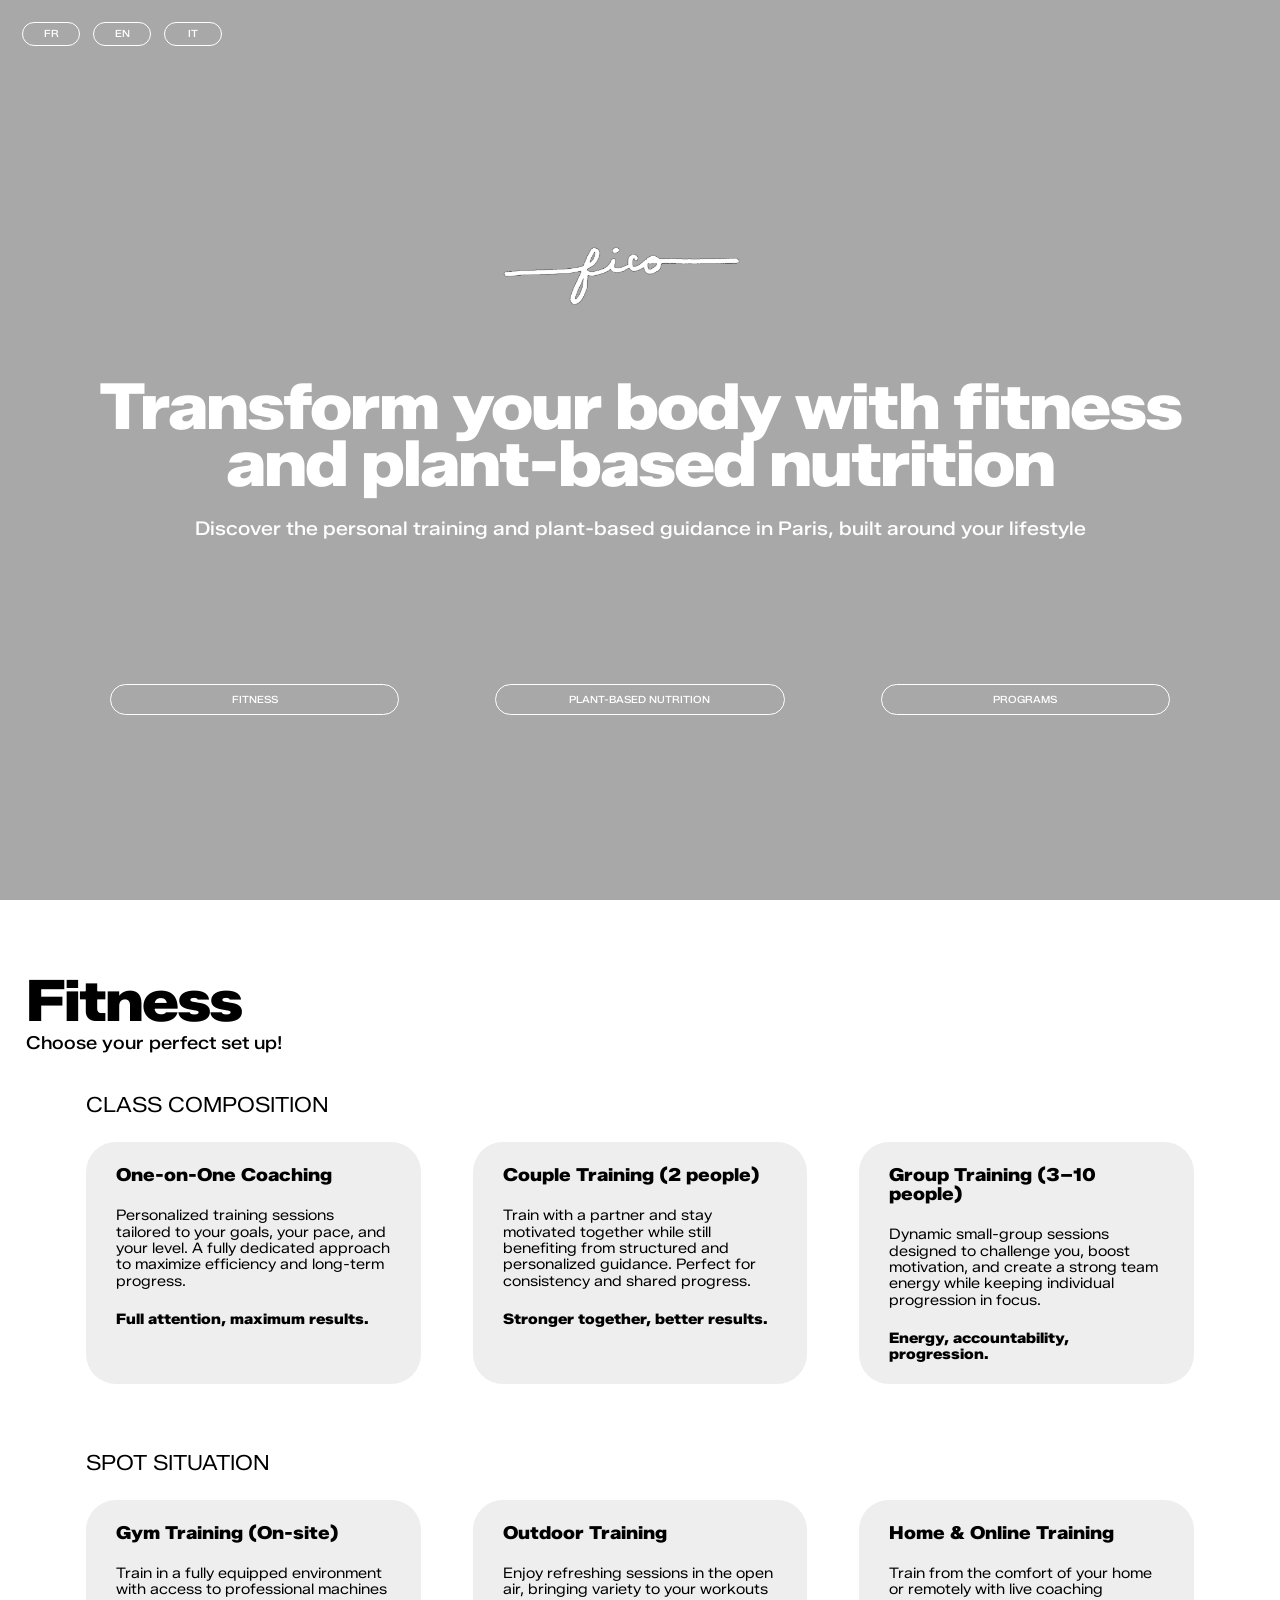
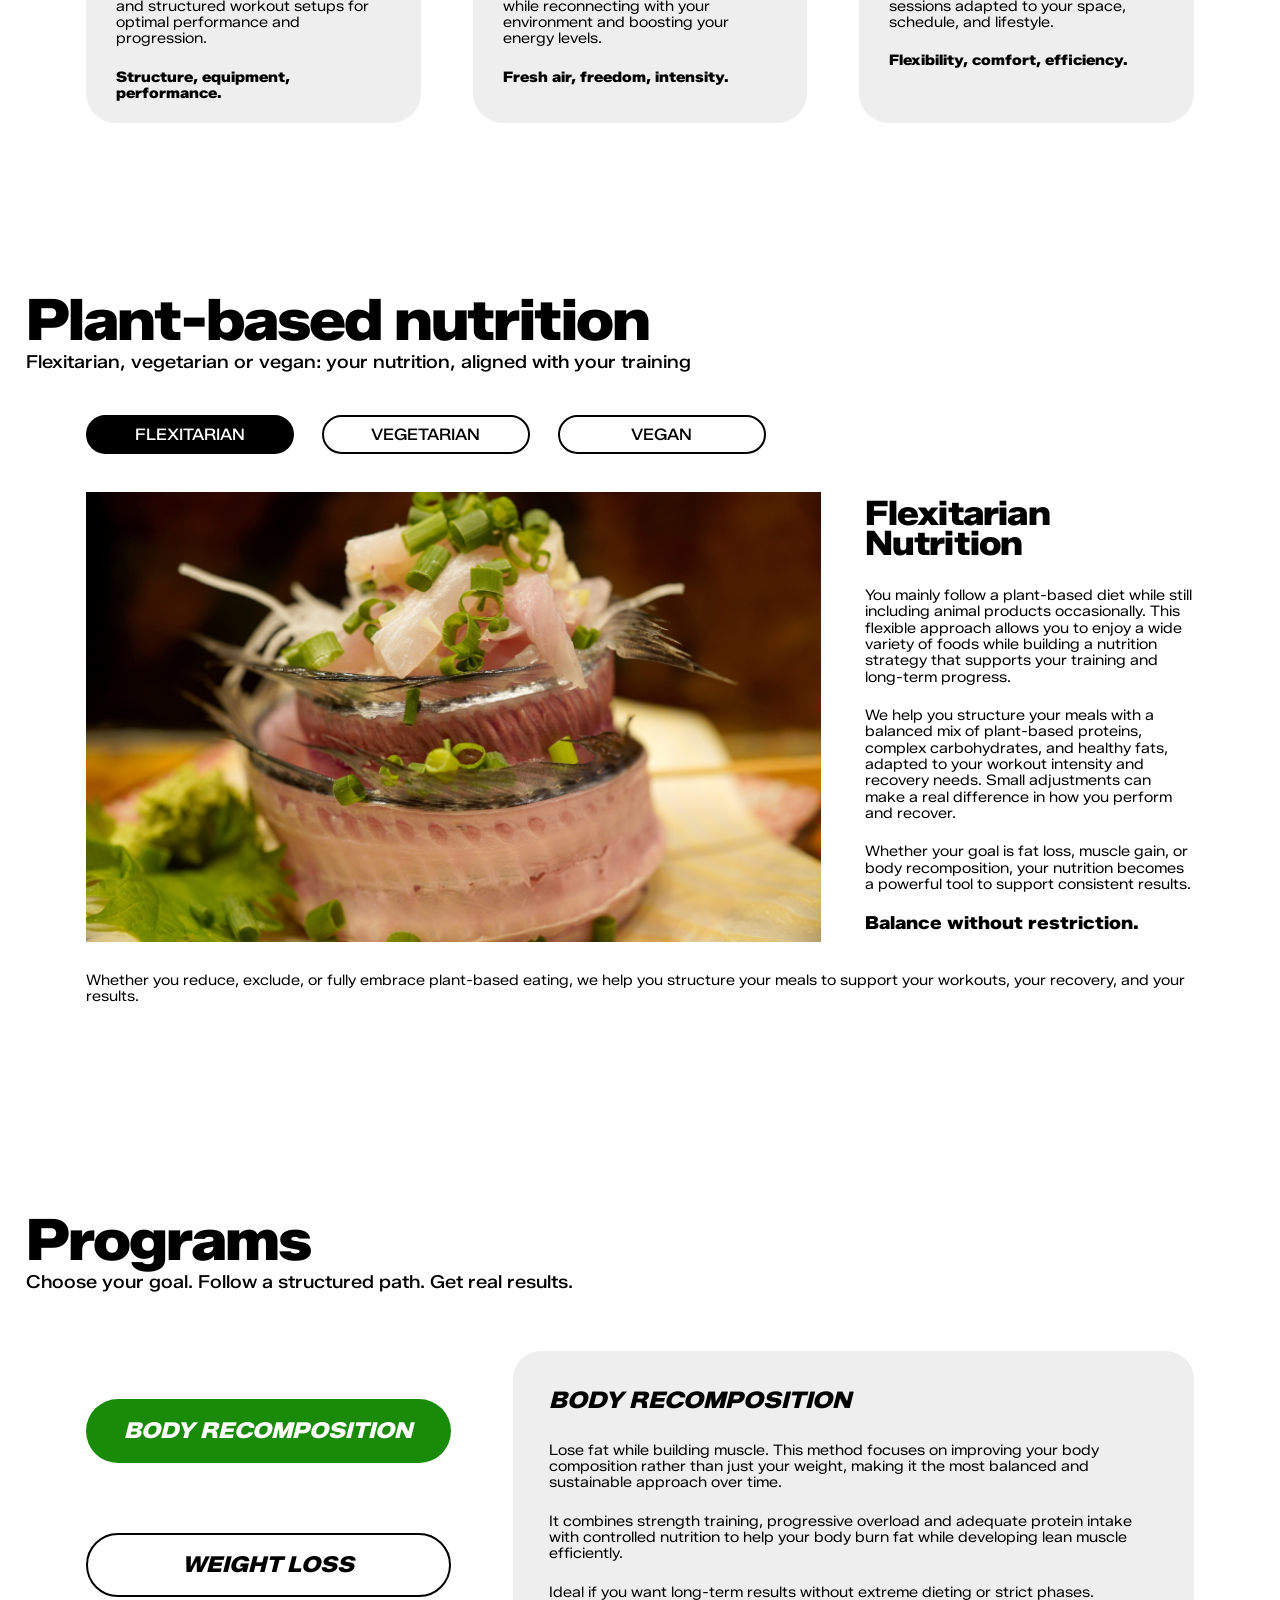
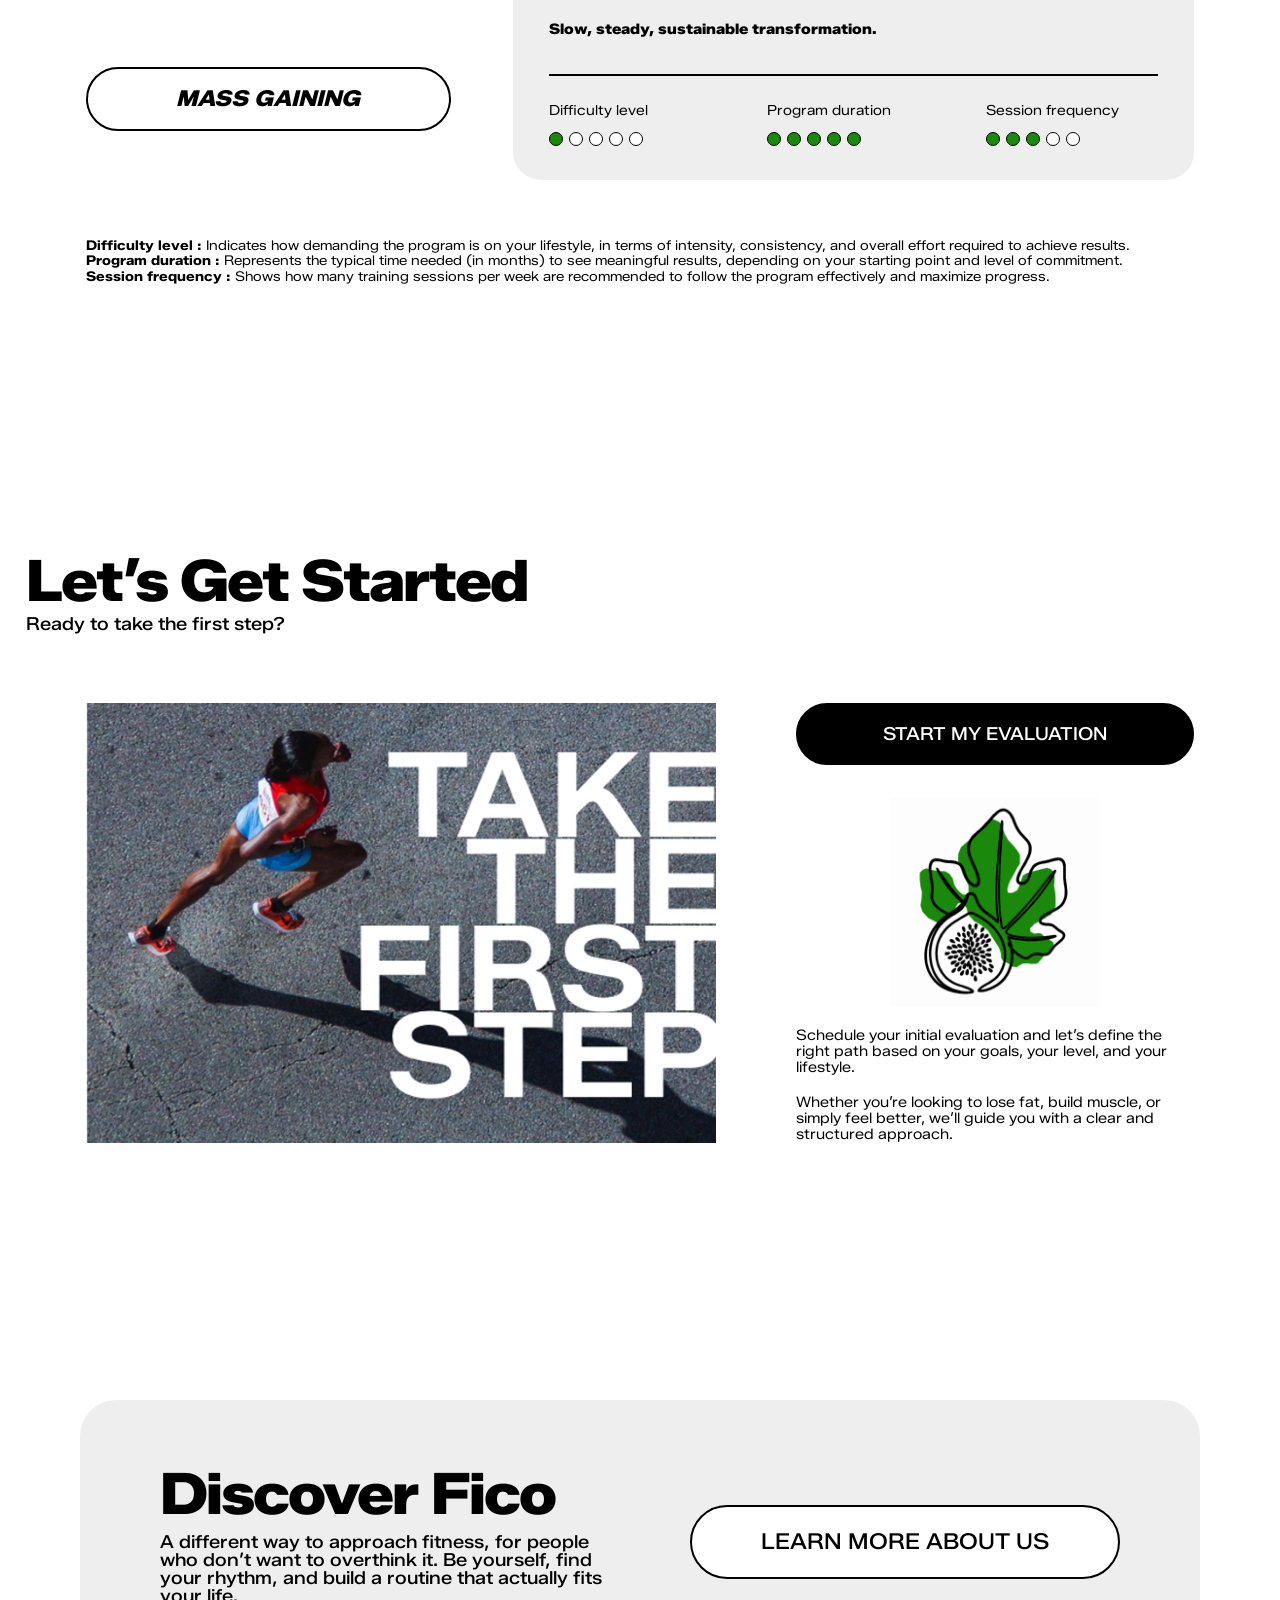
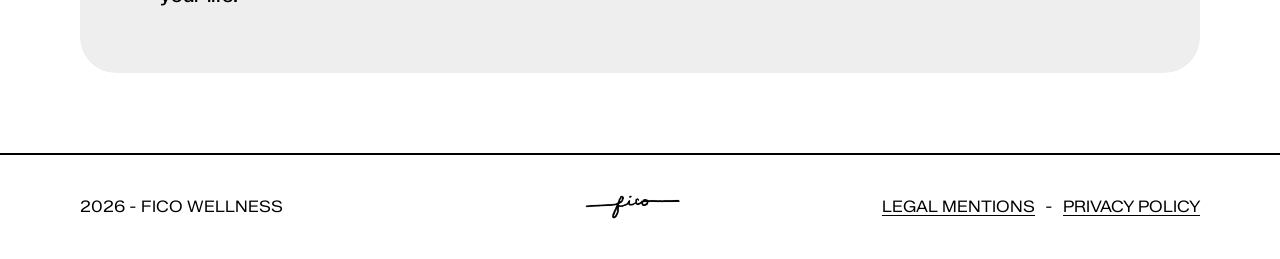
<file: index.html>
<!-- =========================
     PAGE PRINCIPALE - MICHELE CANALA
========================= -->

<!DOCTYPE html>
<html lang="en">

<head>
    <meta charset="UTF-8">
    <meta name="viewport" content="width=device-width, initial-scale=1.0">
    <title>Michele Canala - Personal Trainer & Wellness Coach</title>
    <link rel="stylesheet" href="style.css">
</head>

<body>

    <header class="hero" id="top">

        <video class="hero-video" autoplay muted loop playsinline>
            <source src="Video-header-michele-canala.mp4" type="video/mp4">
        </video>

        <div class="hero-filter"></div>

        <div class="language-switcher">
            <a href="#">FR</a>
            <a href="#">EN</a>
            <a href="#">IT</a>
        </div>

        <div class="hero-content">

            <img class="hero-logo" src="fico-w.png" alt="Fico">

            <h1>
                <span>Transform your body with fitness</span>
                <span>and plant-based nutrition</span>
            </h1>

            <p>
                Discover the personal training and plant-based guidance in Paris,
                built around your lifestyle
            </p>

            <nav class="hero-nav">
                <button onclick="scrollToSection('fitness')">FITNESS</button>
                <button onclick="scrollToSection('nutrition')">PLANT-BASED NUTRITION</button>
                <button onclick="scrollToSection('programs')">PROGRAMS</button>
            </nav>

        </div>

    </header>

    <main>

        <!-- =========================
             FITNESS
        ========================= -->
        <section id="fitness" class="screen-section fitness-section">

            <div class="section-heading">
                <h2>Fitness</h2>
                <p>Choose your perfect set up!</p>
            </div>

            <div class="section-content-offset">

                <div class="content-block">
                    <p class="block-label">CLASS COMPOSITION</p>

                    <div class="three-columns">

                        <article class="grey-card fitness-card">
                            <h3>One-on-One Coaching</h3>
                            <p>
                                Personalized training sessions tailored to your goals, your pace,
                                and your level. A fully dedicated approach to maximize efficiency
                                and long-term progress.
                            </p>
                            <strong>Full attention, maximum results.</strong>
                        </article>

                        <article class="grey-card fitness-card">
                            <h3>Couple Training (2 people)</h3>
                            <p>
                                Train with a partner and stay motivated together while still
                                benefiting from structured and personalized guidance. Perfect for
                                consistency and shared progress.
                            </p>
                            <strong>Stronger together, better results.</strong>
                        </article>

                        <article class="grey-card fitness-card">
                            <h3>Group Training (3–10 people)</h3>
                            <p>
                                Dynamic small-group sessions designed to challenge you, boost
                                motivation, and create a strong team energy while keeping
                                individual progression in focus.
                            </p>
                            <strong>Energy, accountability, progression.</strong>
                        </article>

                    </div>
                </div>

                <div class="content-block">
                    <p class="block-label">SPOT SITUATION</p>

                    <div class="three-columns">

                        <article class="grey-card fitness-card">
                            <h3>Gym Training (On-site)</h3>
                            <p>
                                Train in a fully equipped environment with access to professional
                                machines and structured workout setups for optimal performance
                                and progression.
                            </p>
                            <strong>Structure, equipment, performance.</strong>
                        </article>

                        <article class="grey-card fitness-card">
                            <h3>Outdoor Training</h3>
                            <p>
                                Enjoy refreshing sessions in the open air, bringing variety to your
                                workouts while reconnecting with your environment and boosting
                                your energy levels.
                            </p>
                            <strong>Fresh air, freedom, intensity.</strong>
                        </article>

                        <article class="grey-card fitness-card">
                            <h3>Home & Online Training</h3>
                            <p>
                                Train from the comfort of your home or remotely with live coaching
                                sessions adapted to your space, schedule, and lifestyle.
                            </p>
                            <strong>Flexibility, comfort, efficiency.</strong>
                        </article>

                    </div>
                </div>

            </div>

        </section>

        <!-- =========================
             PLANT-BASED NUTRITION
        ========================= -->
        <section id="nutrition" class="screen-section nutrition-section">

            <div class="section-heading">
                <h2>Plant-based nutrition</h2>
                <p>Flexitarian, vegetarian or vegan: your nutrition, aligned with your training</p>
            </div>

            <div class="section-content-offset">

                <div class="nutrition-tabs">
                    <button class="nutrition-tab active" data-nutrition="flexitarian">FLEXITARIAN</button>
                    <button class="nutrition-tab" data-nutrition="vegetarian">VEGETARIAN</button>
                    <button class="nutrition-tab" data-nutrition="vegan">VEGAN</button>
                </div>

                <div id="nutrition-content"></div>

                <p class="nutrition-footer-text">
                    Whether you reduce, exclude, or fully embrace plant-based eating, we help you structure your meals
                    to support your workouts, your recovery, and your results.
                </p>

            </div>

        </section>

        <!-- =========================
             PROGRAMS 
        ========================= -->
        <section id="programs" class="screen-section programs-section">

            <div class="section-heading">
                <h2>Programs</h2>
                <p>Choose your goal. Follow a structured path. Get real results.</p>
            </div>

            <div class="programs-new-layout">

                <div class="program-selector">
                    <button class="program-choice active" data-program="recomposition">BODY RECOMPOSITION</button>
                    <button class="program-choice" data-program="weightloss">WEIGHT LOSS</button>
                    <button class="program-choice" data-program="mass">MASS GAINING</button>
                </div>

                <article class="program-detail-card" id="program-detail-card"></article>

            </div>

            <p class="programs-metrics-legend">
                <strong>Difficulty level :</strong> Indicates how demanding the program is on your lifestyle, in terms of intensity,
                consistency, and overall effort required to achieve results.<br>
                <strong>Program duration :</strong> Represents the typical time needed (in months) to see meaningful results,
                depending on your starting point and level of commitment.<br>
                <strong>Session frequency :</strong> Shows how many training sessions per week are recommended to follow the program
                effectively and maximize progress.
            </p>

        </section>

        <!-- =========================
     LET'S GET STARTED
========================= -->
<section class="screen-section start-section">

    <div class="section-heading start-heading">
        <h2>Let’s Get Started</h2>
        <p>Ready to take the first step?</p>
    </div>

    <div class="start-layout">

        <img class="start-image" src="the-first-step.png" alt="Take the first step">

        <div class="start-content">

            <a class="start-button" href="mailto:hello@michelecanala.com">
                START MY EVALUATION
            </a>

            <img class="start-gif" src="fico-square-animated.gif" alt="Animated fig icon">

            <div class="start-text">
                <p>
                    Schedule your initial evaluation and let’s define the right path based on
                    your goals, your level, and your lifestyle.
                </p>

                <p>
                    Whether you’re looking to lose fat, build muscle, or simply feel better, we’ll
                    guide you with a clear and structured approach.
                </p>
            </div>

        </div>

    </div>

</section>

       <!-- =========================
     DISCOVER FICO
========================= -->
<section class="discover-strip">

    <div class="discover-content">
        <div>
            <h2>Discover Fico</h2>

            <p>
                A different way to approach fitness, for people who don’t want to overthink it.
                Be yourself, find your rhythm, and build a routine that actually fits your life.
            </p>
        </div>

        <a href="coach.html" class="discover-button">
            LEARN MORE ABOUT US
        </a>
    </div>

</section>


<!-- =========================
     FOOTER
========================= -->

         <footer class="footer">

    <p>2026 - FICO WELLNESS</p>

    <img class="footer-logo" src="fico-b.png" alt="Fico logo">

    <div class="footer-links">
        <a href="#">LEGAL MENTIONS</a>
        <span>-</span>
        <a href="#">PRIVACY POLICY</a>
    </div>

</footer>

<script src="script.js"></script>

</main>
</body>
</html>
</file>
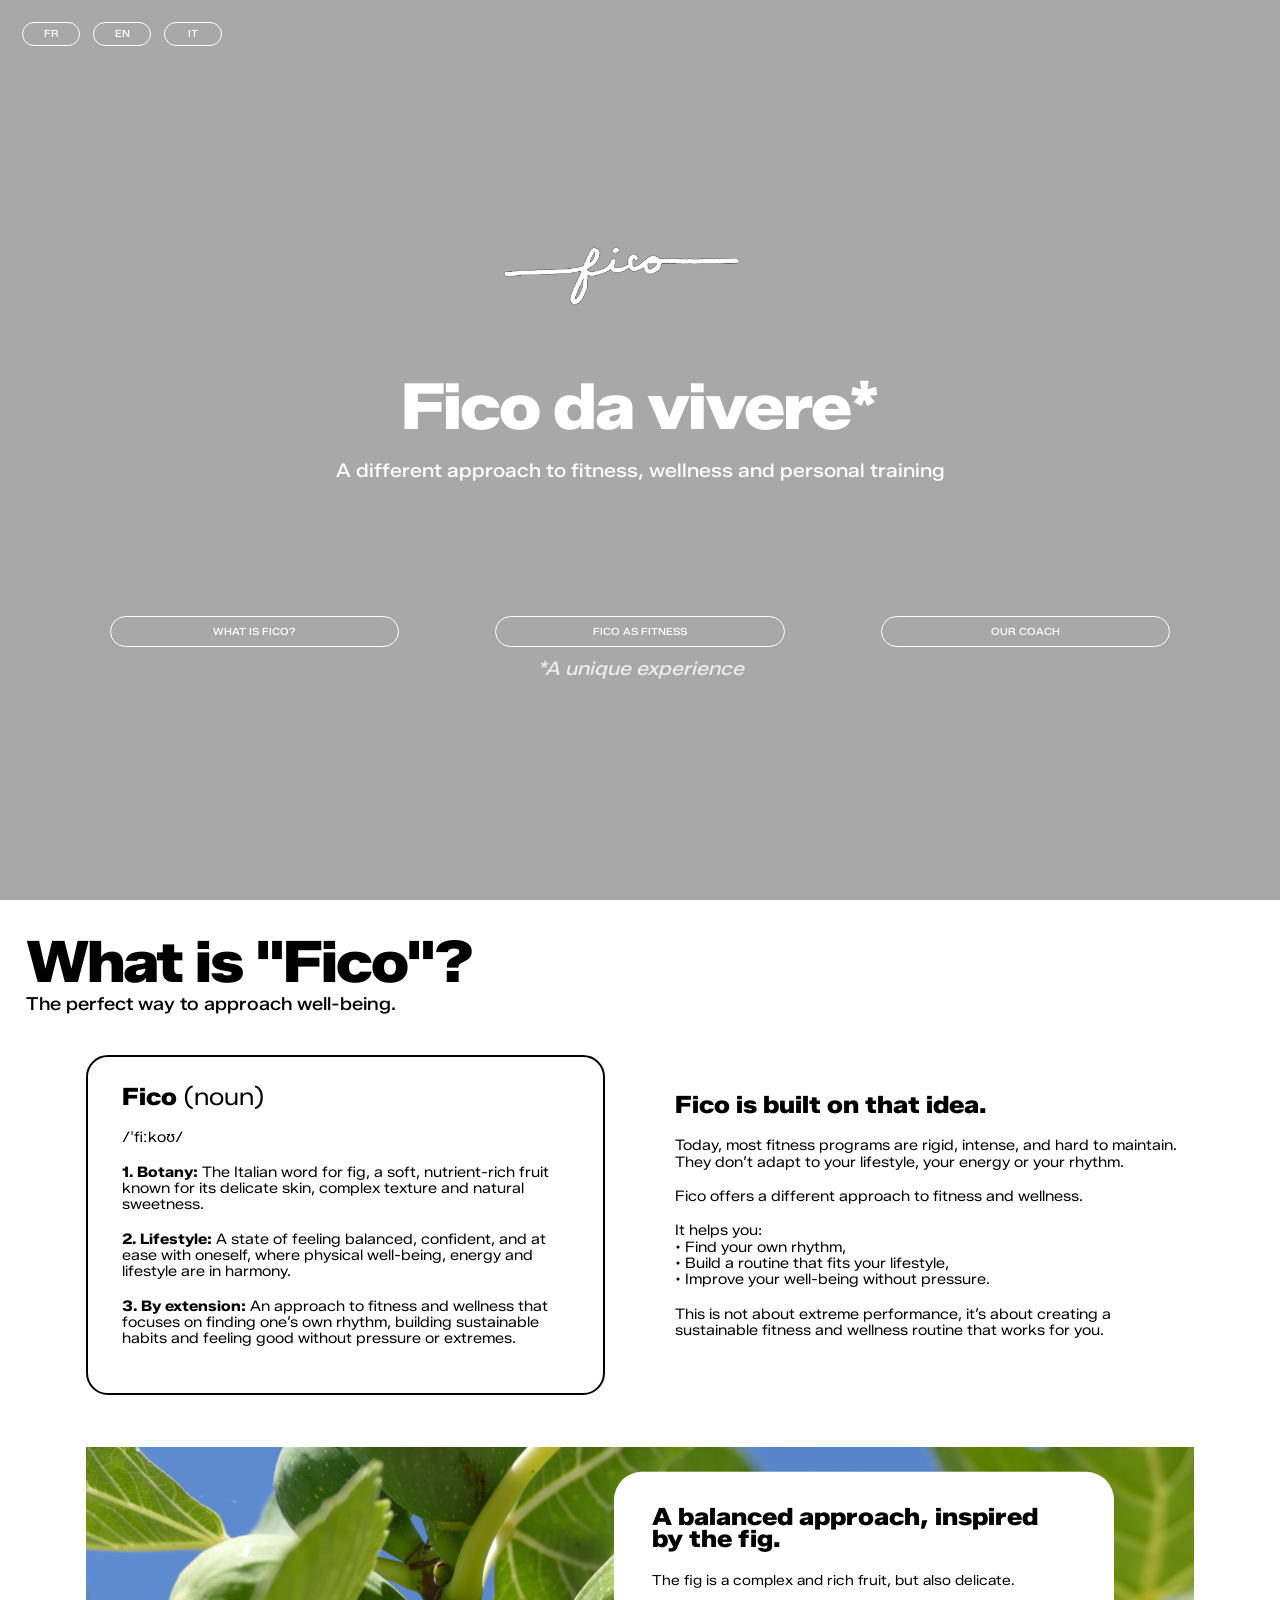
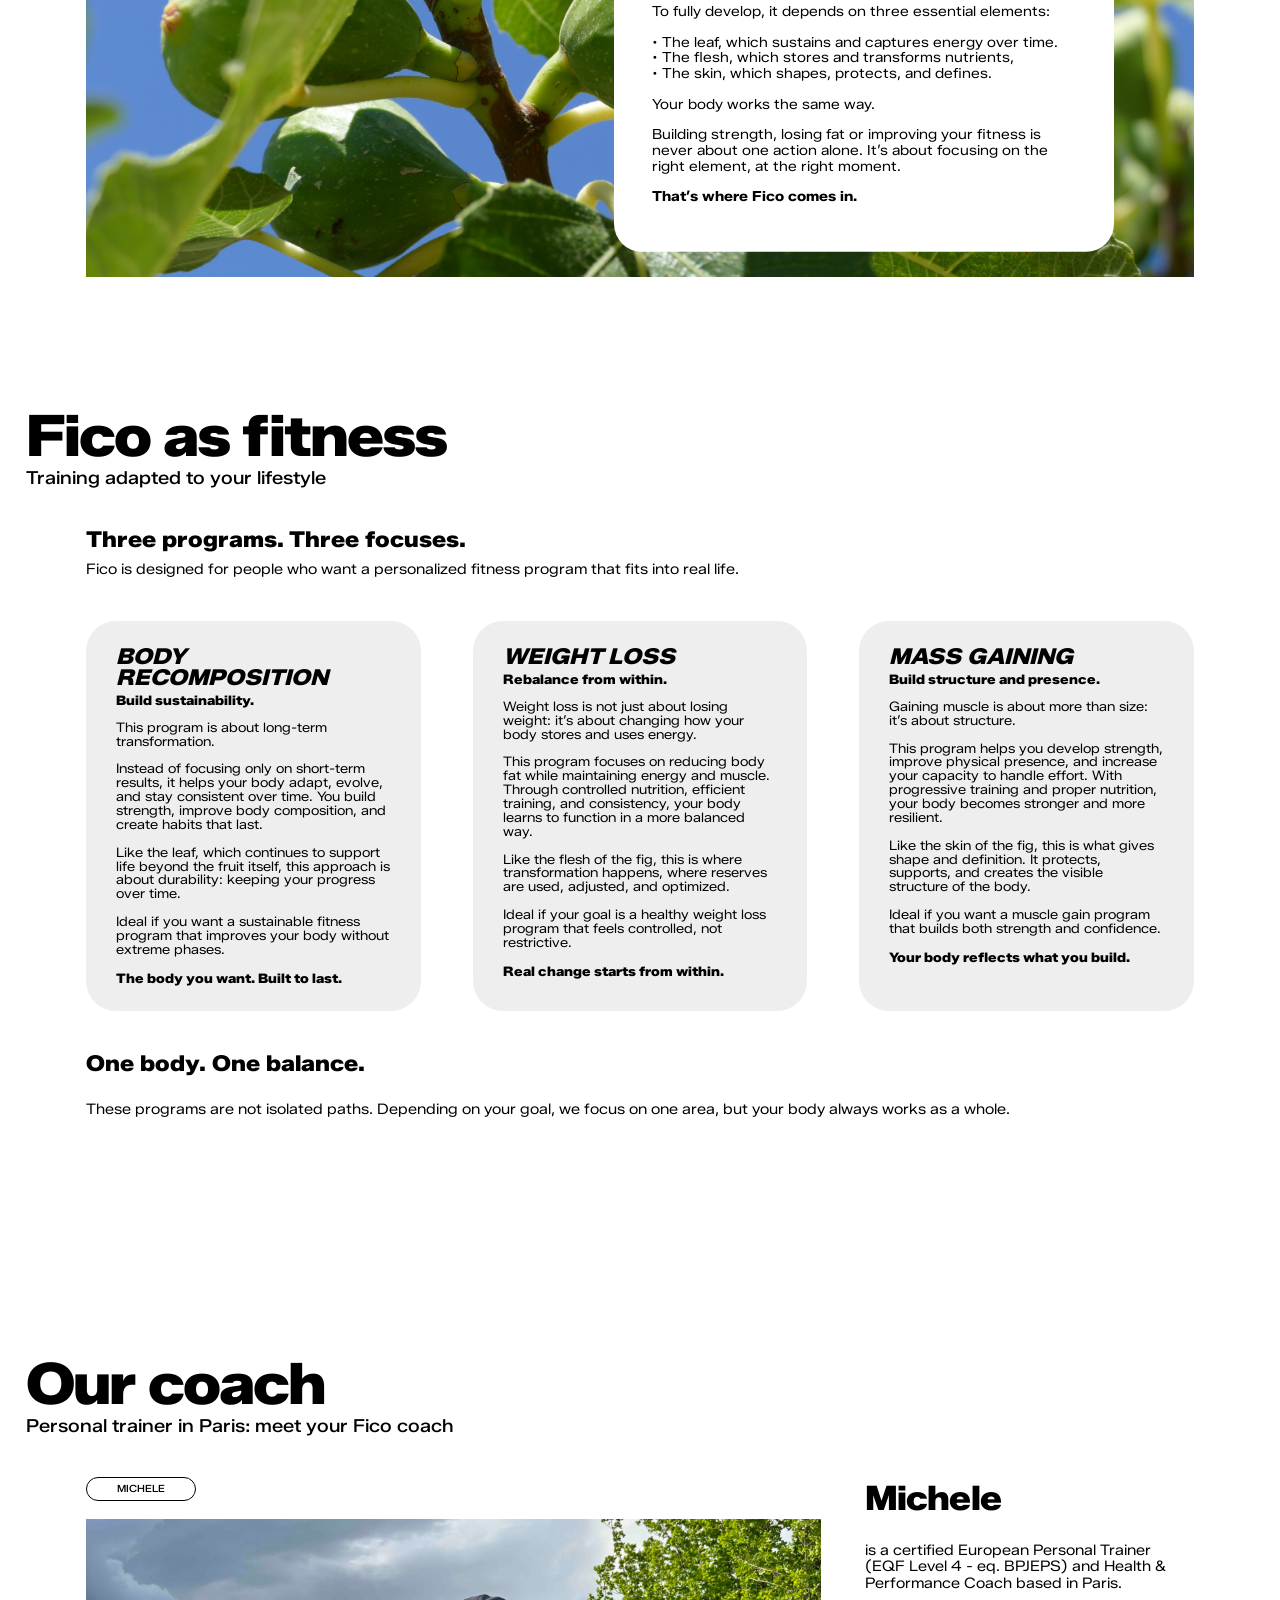
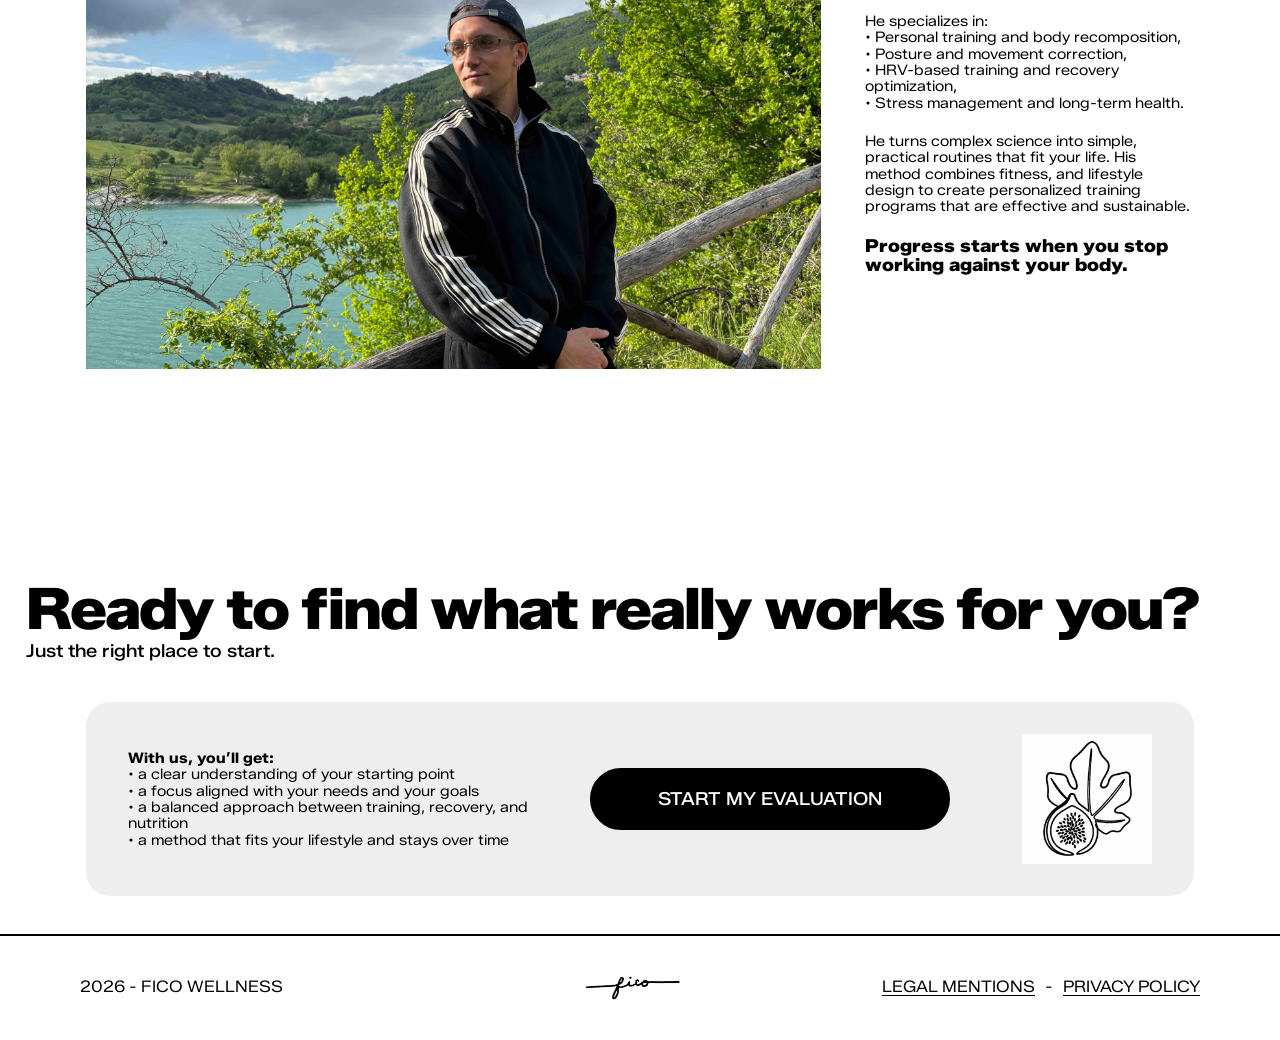
<file: coach.html>
<!-- =========================
     PAGE ABOUT / DISCOVER FICO
========================= -->

<!DOCTYPE html>
<html lang="en">

<head>
    <meta charset="UTF-8">
    <meta name="viewport" content="width=device-width, initial-scale=1.0">
    <title>Discover Fico - Michele Canala</title>
    <link rel="stylesheet" href="style.css">
</head>

<body class="about-page">

<header class="hero about-hero" id="top">

    <video class="hero-video" autoplay muted loop playsinline>
        <source src="header-fico-about.mp4" type="video/mp4">
    </video>

    <div class="hero-filter"></div>

    <div class="language-switcher">
        <a href="#">FR</a>
        <a href="#">EN</a>
        <a href="#">IT</a>
    </div>

    <div class="hero-content about-hero-content">

        <img class="hero-logo about-hero-logo" src="fico-w.png" alt="Fico">

        <h1>
            <span>Fico da vivere*</span>
        </h1>

        <p>A different approach to fitness, wellness and personal training</p>

        <nav class="hero-nav about-hero-nav">
            <button onclick="document.getElementById('what-is-fico').scrollIntoView({ behavior: 'smooth' })">WHAT IS FICO?</button>
            <button onclick="document.getElementById('fico-fitness').scrollIntoView({ behavior: 'smooth' })">FICO AS FITNESS</button>
            <button onclick="document.getElementById('our-coach').scrollIntoView({ behavior: 'smooth' })">OUR COACH</button>
        </nav>

        <p class="about-hero-translation">*A unique experience</p>

    </div>

</header>

<main>

    <section id="what-is-fico" class="screen-section about-intro-section">

        <div class="section-heading">
            <h2>What is "Fico"?</h2>
            <p>The perfect way to approach well-being.</p>
        </div>

        <div class="section-content-offset about-two-columns">

            <article class="about-definition-card">
                <h3>
    Fico <span class="definition-light">(noun)</span>
</h3>

<p class="definition-phonetic">
    /ˈfiːkoʊ/
</p>
                <p><strong>1. Botany:</strong> The Italian word for fig, a soft, nutrient-rich fruit known for its delicate skin, complex texture and natural sweetness.</p>

                <p><strong>2. Lifestyle:</strong> A state of feeling balanced, confident, and at ease with oneself, where physical well-being, energy and lifestyle are in harmony.</p>

                <p><strong>3. By extension:</strong> An approach to fitness and wellness that focuses on finding one’s own rhythm, building sustainable habits and feeling good without pressure or extremes.</p>
            </article>

            <article class="about-text-block">
                <h3>Fico is built on that idea.</h3>

                <p>Today, most fitness programs are rigid, intense, and hard to maintain. They don’t adapt to your lifestyle, your energy or your rhythm.</p>

                <p>Fico offers a different approach to fitness and wellness.</p>

                <p>
                    It helps you:<br>
                    • Find your own rhythm,<br>
                    • Build a routine that fits your lifestyle,<br>
                    • Improve your well-being without pressure.
                </p>

                <p>This is not about extreme performance, it’s about creating a sustainable fitness and wellness routine that works for you.</p>
            </article>

        </div>

        <div class="section-content-offset fico-banner">

            <img src="banner-fig-tree-fico.jpg" alt="Fig tree">

            <article class="fico-banner-card">
                <h3>A balanced approach, inspired by the fig.</h3>

                <p>The fig is a complex and rich fruit, but also delicate.</p>

                <p>To fully develop, it depends on three essential elements:</p>

                <p>
                    • The leaf, which sustains and captures energy over time.<br>
                    • The flesh, which stores and transforms nutrients,<br>
                    • The skin, which shapes, protects, and defines.
                </p>

                <p>Your body works the same way.</p>

                <p>Building strength, losing fat or improving your fitness is never about one action alone. It’s about focusing on the right element, at the right moment.</p>

                <p><strong>That’s where Fico comes in.</strong></p>
            </article>

        </div>

    </section>

    <section id="fico-fitness" class="screen-section about-fitness-section">

        <div class="section-heading">
            <h2>Fico as fitness</h2>
            <p>Training adapted to your lifestyle</p>
        </div>

        <div class="section-content-offset">

            <p class="block-label">Three programs. Three focuses.</p>

            <p class="about-section-intro">
                Fico is designed for people who want a personalized fitness program that fits into real life.
            </p>

            <div class="three-columns about-program-columns">

                <div class="fitness-card">
    <h3>BODY RECOMPOSITION</h3>

    <strong>Build sustainability.</strong>

    <p>
        This program is about long-term transformation.
    </p>

    <p>
        Instead of focusing only on short-term results, it helps your body adapt, evolve, and stay consistent over time. You build strength, improve body composition, and create habits that last.
    </p>

    <p>
        Like the leaf, which continues to support life beyond the fruit itself, this approach is about durability: keeping your progress over time.
    </p>

    <p>
        Ideal if you want a sustainable fitness program that improves your body without extreme phases.
    </p>

    <strong>
        The body you want. Built to last.
    </strong>
</div>


<div class="fitness-card">
    <h3>WEIGHT LOSS</h3>

    <strong>Rebalance from within.</strong>

    <p>
        Weight loss is not just about losing weight: it’s about changing how your body stores and uses energy.
    </p>

    <p>
        This program focuses on reducing body fat while maintaining energy and muscle. Through controlled nutrition, efficient training, and consistency, your body learns to function in a more balanced way.
    </p>

    <p>
        Like the flesh of the fig, this is where transformation happens, where reserves are used, adjusted, and optimized.
    </p>

    <p>
        Ideal if your goal is a healthy weight loss program that feels controlled, not restrictive.
    </p>

    <strong>
        Real change starts from within.
    </strong>
</div>


<div class="fitness-card">
    <h3>MASS GAINING</h3>

    <strong>Build structure and presence.</strong>

    <p>
        Gaining muscle is about more than size: it’s about structure.
    </p>

    <p>
        This program helps you develop strength, improve physical presence, and increase your capacity to handle effort. With progressive training and proper nutrition, your body becomes stronger and more resilient.
    </p>

    <p>
        Like the skin of the fig, this is what gives shape and definition. It protects, supports, and creates the visible structure of the body.
    </p>

    <p>
        Ideal if you want a muscle gain program that builds both strength and confidence.
    </p>

    <strong>
        Your body reflects what you build.
    </strong>
</div>

            </div>

            <p class="about-balance-text">
                <strong>One body. One balance.</strong><br>
                These programs are not isolated paths. Depending on your goal, we focus on one area, but your body always works as a whole.
            </p>

        </div>

    </section>

    <section id="our-coach" class="screen-section about-coach-section">

        <div class="section-heading">
            <h2>Our coach</h2>
            <p>Personal trainer in Paris: meet your Fico coach</p>
        </div>

        <div class="section-content-offset nutrition-layout about-coach-layout">

            <div>
                <span class="coach-tag">MICHELE</span>
                <img class="nutrition-image about-coach-image" src="Portrait-Michele-fico.jpg" alt="Michele Canala">
            </div>

            <div class="nutrition-copy about-coach-copy">
                <h3>Michele</h3>

                <p>is a certified European Personal Trainer (EQF Level 4 - eq. BPJEPS) and Health & Performance Coach based in Paris.</p>

                <p>
                    He specializes in:<br>
                    • Personal training and body recomposition,<br>
                    • Posture and movement correction,<br>
                    • HRV-based training and recovery optimization,<br>
                    • Stress management and long-term health.
                </p>

                <p>He turns complex science into simple, practical routines that fit your life. His method combines fitness, and lifestyle design to create personalized training programs that are effective and sustainable.</p>

                <strong>Progress starts when you stop working against your body.</strong>
            </div>

        </div>

    </section>

    <section class="screen-section about-final-section">

        <div class="section-heading">
            <h2>Ready to find what really works for you?</h2>
            <p>Just the right place to start.</p>
        </div>

        <div class="about-final-card">
            <p>
                <strong>With us, you’ll get:</strong><br>
                • a clear understanding of your starting point<br>
                • a focus aligned with your needs and your goals<br>
                • a balanced approach between training, recovery, and nutrition<br>
                • a method that fits your lifestyle and stays over time
            </p>

            <a href="mailto:hello@michelecanala.com" class="start-button">START MY EVALUATION</a>

            <img src="fico-square-animated.gif" alt="Animated fig icon">
        </div>

    </section>

</main>

<footer class="footer">

    <p>2026 - FICO WELLNESS</p>

    <img class="footer-logo" src="fico-b.png" alt="Fico logo">

    <div class="footer-links">
        <a href="#">LEGAL MENTIONS</a>
        <span>-</span>
        <a href="#">PRIVACY POLICY</a>
    </div>

</footer>

</body>
</html>
</file>
<file: style.css>
/* =========================
   FONT - ZALANDO SANS SEMIEXPANDED
========================= */

@font-face {
    font-family: "Zalando SemiExpanded";
    src: url("ZalandoSansSemiExpanded-Regular.ttf") format("truetype");
    font-weight: 400;
}

@font-face {
    font-family: "Zalando SemiExpanded";
    src: url("ZalandoSansSemiExpanded-Medium.ttf") format("truetype");
    font-weight: 500;
}

@font-face {
    font-family: "Zalando SemiExpanded";
    src: url("ZalandoSansSemiExpanded-SemiBold.ttf") format("truetype");
    font-weight: 600;
}

@font-face {
    font-family: "Zalando SemiExpanded";
    src: url("ZalandoSansSemiExpanded-Bold.ttf") format("truetype");
    font-weight: 700;
}

@font-face {
    font-family: "Zalando SemiExpanded";
    src: url("ZalandoSansSemiExpanded-Black.ttf") format("truetype");
    font-weight: 900;
}

/* =========================
   RESET
========================= */

* {
    margin: 0;
    padding: 0;
    box-sizing: border-box;
}

html {
    scroll-behavior: smooth;
}

body {
    font-family: "Zalando SemiExpanded", Arial, sans-serif;
    background: #ffffff;
    color: #000000;
    line-height: 1.05;
}

button,
a {
    font-family: inherit;
    cursor: pointer;
}

/* =========================
   HEADER GLOBAL
========================= */

.hero {
    position: relative;
    width: 100%;
    height: 100vh;
    min-height: 720px;
    overflow: hidden;
    color: #ffffff;
}

.hero-video {
    position: absolute;
    inset: 0;
    width: 100%;
    height: 100%;
    object-fit: cover;
    z-index: 1;
}

.hero-filter {
    position: absolute;
    inset: 0;
    background: rgba(0, 0, 0, 0.34);
    z-index: 2;
}

.language-switcher {
    position: absolute;
    top: 22px;
    left: 22px;
    display: flex;
    gap: 13px;
    z-index: 4;
}

.language-switcher a {
    display: flex;
    align-items: center;
    justify-content: center;
    width: 58px;
    height: 24px;
    border: 1.6px solid #ffffff;
    border-radius: 999px;
    color: #ffffff;
    text-decoration: none;
    font-size: 10px;
    font-weight: 500;
}

.hero-content {
    position: relative;
    z-index: 3;
    width: 100%;
    max-width: 1320px;
    height: 100%;
    margin: 0 auto;
    padding-top: 24vh;
    text-align: center;
}

.hero-logo {
    width: 350px;
    height: auto;
    display: block;
    margin: 0 auto 42px;
}

.hero h1 {
    font-size: clamp(48px, 5vw, 78px);
    line-height: 0.9;
    font-weight: 900;
    letter-spacing: -2px;
    margin-bottom: 26px;
}

.hero h1 span {
    display: block;
    white-space: nowrap;
}

.hero p {
    font-size: 19px;
    font-weight: 500;
    margin-bottom: 145px;
}

.hero-nav {
    width: 86%;
    max-width: 1060px;
    margin: 0 auto;
    display: grid;
    grid-template-columns: repeat(3, 1fr);
    gap: 96px;
}

.hero-nav button {
    height: 31px;
    border: 1.8px solid #ffffff;
    border-radius: 999px;
    background: transparent;
    color: #ffffff;
    font-size: 10px;
    font-weight: 500;
    text-transform: uppercase;
}

/* =========================
   STRUCTURE GLOBALE
========================= */

.screen-section {
    width: 96%;
    max-width: 1540px;
    min-height: 100vh;
    margin: 0 auto;
    padding-top: 38px;
    padding-bottom: 38px;
    display: flex;
    flex-direction: column;
    justify-content: center;
}

.section-heading {
    margin-bottom: 42px;
}

.section-heading h2,
.coach-strip h2 {
    font-size: clamp(46px, 4.5vw, 76px);
    line-height: 0.82;
    font-weight: 900;
    letter-spacing: -2px;
}

.section-heading p {
    margin-top: 10px;
    font-size: clamp(18px, 1.35vw, 24px);
    font-weight: 500;
    line-height: 1;
}

.section-content-offset {
    width: calc(100% - 120px);
    margin-left: 60px;
}

.content-block {
    margin-bottom: 68px;
}

.content-block:last-child {
    margin-bottom: 0;
}

.block-label {
    margin-bottom: 26px;
    font-size: 21px;
    font-weight: 400;
    text-transform: uppercase;
}

.three-columns {
    display: grid;
    grid-template-columns: repeat(3, minmax(0, 430px));
    justify-content: space-between;
    gap: 52px;
}

/* =========================
   FITNESS HOME
========================= */

.fitness-card {
    min-height: 196px;
    padding: 24px 30px 22px;
    background: #eeeeee;
    border-radius: 30px;
}

.fitness-card h3 {
    font-size: 18px;
    font-weight: 900;
    margin-bottom: 22px;
}

.fitness-card p {
    font-size: 14.6px;
    line-height: 1.12;
    font-weight: 400;
    margin-bottom: 22px;
}

.fitness-card strong {
    display: block;
    font-size: 14.6px;
    line-height: 1.1;
    font-weight: 900;
}

/* =========================
   NUTRITION
========================= */

.nutrition-section {
    justify-content: center;
}

.nutrition-section .section-heading {
    margin-bottom: 44px;
}

.nutrition-tabs {
    width: 680px;
    display: grid;
    grid-template-columns: repeat(3, 1fr);
    gap: 28px;
    margin-bottom: 38px;
}

.nutrition-tab {
    height: 39px;
    border: 2px solid #000000;
    border-radius: 999px;
    background: #ffffff;
    color: #000000;
    font-size: 16px;
    font-weight: 500;
    text-transform: uppercase;
}

.nutrition-tab.active {
    background: #000000;
    color: #ffffff;
}

.nutrition-layout {
    display: grid;
    grid-template-columns: 735px 1fr;
    gap: 44px;
    align-items: start;
    overflow: visible;
}

.nutrition-image {
    width: 100%;
    height: 450px;
    object-fit: cover;
    display: block;
}

.nutrition-image[src*="takedahrs"] {
    object-position: center 62%;
}

.nutrition-image[src*="pen_ash"] {
    object-position: center 78%;
}

.nutrition-image[src*="joannawielgosz"] {
    object-position: center 54%;
}

.nutrition-copy {
    max-width: 610px;
    padding-top: 6px;
}

.nutrition-copy h3 {
    max-width: 330px;
    font-size: 34px;
    line-height: 0.9;
    font-weight: 900;
    letter-spacing: -0.8px;
    margin-bottom: 28px;
}

.nutrition-copy p {
    font-size: 14.6px;
    line-height: 1.12;
    font-weight: 400;
    margin-bottom: 22px;
}

.nutrition-copy strong {
    display: block;
    margin-top: 18px;
    font-size: 18px;
    line-height: 1.08;
    font-weight: 900;
}

.nutrition-footer-text {
    margin-top: 30px;
    font-size: 14.6px;
    line-height: 1.12;
    font-weight: 400;
}

/* =========================
   PROGRAMS
========================= */

.programs-section {
    justify-content: center;
}

.programs-section .section-heading {
    margin-bottom: 60px;
}

.programs-new-layout {
    width: calc(100% - 120px);
    margin-left: 60px;
    display: grid;
    grid-template-columns: 365px 1fr;
    gap: 62px;
    align-items: center;
}

.program-selector {
    display: flex;
    flex-direction: column;
    gap: 70px;
}

.program-choice {
    width: 365px;
    height: 64px;
    border: 2px solid #000000;
    border-radius: 999px;
    background: #ffffff;
    color: #000000;
    font-size: 22px;
    line-height: 1;
    font-weight: 900;
    font-style: italic;
    text-transform: uppercase;
}

.program-choice.active {
    color: #ffffff;
    border-color: transparent;
}

.program-choice.green {
    background: #198b08;
}

.program-choice.pink {
    background: #e7005a;
}

.program-choice.blue {
    background: #003bd8;
}

.program-detail-card {
    min-height: 405px;
    padding: 38px 36px 34px;
    background: #eeeeee;
    border-radius: 28px;
}

.program-detail-card h3 {
    font-size: 23px;
    line-height: 1;
    font-weight: 900;
    font-style: italic;
    margin-bottom: 30px;
}

.program-detail-card p {
    font-size: 14.6px;
    line-height: 1.12;
    font-weight: 400;
    margin-bottom: 22px;
}

.program-detail-card strong {
    display: block;
    font-size: 14.6px;
    line-height: 1.08;
    font-weight: 900;
    margin-top: 22px;
}

.program-detail-separator {
    width: 100%;
    height: 2px;
    background: #000000;
    margin: 36px 0 28px;
}

.program-detail-metrics {
    display: grid;
    grid-template-columns: repeat(3, 1fr);
    gap: 46px;
}

.program-detail-metric h4 {
    font-size: 14px;
    line-height: 1;
    font-weight: 400;
    margin-bottom: 14px;
}

.program-detail-dots {
    display: flex;
    gap: 6px;
}

.program-detail-dot {
    width: 14px;
    height: 14px;
    border: 1.5px solid #000000;
    border-radius: 50%;
    background: #ffffff;
}

.program-detail-card.green .program-detail-dot.active {
    background: #198b08;
}

.program-detail-card.pink .program-detail-dot.active {
    background: #e7005a;
}

.program-detail-card.blue .program-detail-dot.active {
    background: #003bd8;
}

.programs-metrics-legend {
    width: calc(100% - 120px);
    margin-left: 60px;
    margin-top: 58px;
    font-size: 13.5px;
    line-height: 1.15;
    font-weight: 400;
}

.programs-metrics-legend strong {
    font-weight: 700;
}

/* =========================
   LET'S GET STARTED
========================= */

.start-section {
    justify-content: center;
}

.start-heading {
    margin-bottom: 70px;
}

.start-layout {
    width: calc(100% - 120px);
    margin-left: 60px;
    display: grid;
    grid-template-columns: 630px 80px 1fr;
    align-items: start;
}

.start-image {
    grid-column: 1;
    width: 630px;
    height: 440px;
    object-fit: cover;
    display: block;
}

.start-content {
    grid-column: 3;
    width: 100%;
    height: 440px;
    display: grid;
    grid-template-rows: 74px 1fr auto;
    align-items: start;
}

.start-button {
    width: 100%;
    height: 62px;
    border-radius: 999px;
    background: #000000;
    color: #ffffff;
    border: 2px solid #000000;
    display: inline-flex;
    align-items: center;
    justify-content: center;
    text-decoration: none;
    font-size: 18px;
    line-height: 1;
    font-weight: 500;
    text-transform: uppercase;
}

.start-gif {
    justify-self: center;
    align-self: center;
    width: 210px;
    height: 210px;
    object-fit: contain;
    display: block;
}

.start-text {
    width: 100%;
    align-self: end;
}

.start-text p {
    width: 100%;
    font-size: 14.6px;
    line-height: 1.12;
    font-weight: 400;
    margin-bottom: 18px;
}

.start-text p:last-child {
    margin-bottom: 0;
}

/* =========================
   DISCOVER FICO
========================= */

.discover-strip {
    width: calc(100% - 160px);
    margin: 100px auto 80px;
    background: #eeeeee;
    border-radius: 36px;
    padding: 70px 80px 68px;
}

.discover-content {
    display: grid;
    grid-template-columns: 1fr 430px;
    gap: 70px;
    align-items: center;
}

.discover-strip h2,
.discover-content h2,
.discover-left h2 {
    font-size: clamp(46px, 4.5vw, 76px);
    line-height: 0.82;
    font-weight: 900;
    letter-spacing: -2px;
    margin-bottom: 16px;
}

.discover-strip p,
.discover-content p,
.discover-left p {
    max-width: 900px;
    font-size: clamp(18px, 1.35vw, 24px);
    line-height: 1;
    font-weight: 500;
}

.discover-button {
    width: 100%;
    height: 74px;
    border: 2.5px solid #000000;
    border-radius: 999px;
    background: #ffffff;
    color: #000000;
    display: flex;
    align-items: center;
    justify-content: center;
    text-decoration: none;
    font-size: 22px;
    font-weight: 500;
    text-transform: uppercase;
    margin-top: 8px;
}

/* =========================
   FOOTER
========================= */

.footer {
    border-top: 2px solid #000;
    padding: 28px 80px;
    display: grid;
    grid-template-columns: 1fr auto 1fr;
    align-items: center;
    font-size: 16px;
    text-transform: uppercase;
}

.footer-logo {
    width: 140px;
    display: block;
    margin: 0 auto;
}

.footer-links {
    justify-self: end;
    display: flex;
    gap: 10px;
}

.footer a {
    color: #000;
    text-decoration: underline;
    text-underline-offset: 3px;
}

/* =========================
   ABOUT PAGE
========================= */

.about-page {
    background: #ffffff;
}

/* HEADER ABOUT */

.about-page .about-hero-content {
    padding-top: 24vh;
}

.about-page .about-hero-logo {
    width: 350px;
    margin: 0 auto 42px;
}

.about-page .about-hero h1 {
    font-size: clamp(48px, 5vw, 78px);
    line-height: 0.9;
    font-weight: 900;
    letter-spacing: -2px;
    margin-bottom: 26px;
}

.about-page .about-hero p {
    font-size: 19px;
    font-weight: 500;
    margin-bottom: 135px;
}

.about-page .about-hero-nav {
    width: 86%;
    max-width: 1060px;
    gap: 96px;
}

.about-page .about-hero-translation {
    margin-top: 12px;
    margin-bottom: 0;
    font-size: 8px;
    line-height: 1;
    font-style: italic;
    font-weight: 400;
    opacity: 0.78;
}

/* WHAT IS FICO */

.about-intro-section {
    justify-content: center;
}

.about-two-columns {
    display: grid;
    grid-template-columns: 1fr 1fr;
    gap: 70px;
    align-items: center;
}

.about-definition-card {
    border: 2px solid #000000;
    border-radius: 22px;
    padding: 28px 34px;
}

.about-definition-card h3,
.about-text-block h3,
.fico-banner-card h3 {
    font-size: 24px;
    line-height: 1;
    font-weight: 900;
    margin-bottom: 20px;
}

.definition-light,
.definition-phonetic {
    font-weight: 400;
}

.about-definition-card p,
.about-text-block p,
.fico-banner-card p {
    font-size: 14.6px;
    line-height: 1.12;
    margin-bottom: 18px;
}

.fico-banner {
    position: relative;
    margin-top: 52px;
    min-height: 430px;
}

.fico-banner img {
    width: 100%;
    height: 430px;
    object-fit: cover;
    object-position: center center;
    display: block;
}

.fico-banner-card {
    position: absolute;
    right: 80px;
    top: 50%;
    transform: translateY(-50%);
    width: 500px;
    min-height: 300px;
    background: #ffffff;
    border-radius: 28px;
    padding: 34px 38px 32px;
}

.fico-banner-card h3 {
    max-width: 390px;
    font-size: 24px;
    line-height: 0.95;
    margin-bottom: 22px;
}

.fico-banner-card p {
    font-size: 14px;
    line-height: 1.12;
    margin-bottom: 15px;
}

/* FICO AS FITNESS */

.about-fitness-section .block-label {
    font-size: 22px;
    line-height: 1;
    font-weight: 900;
    text-transform: none;
    margin-bottom: 10px;
}

.about-fitness-section .about-section-intro {
    font-size: 14.6px;
    line-height: 1.1;
    margin-bottom: 44px;
}

.about-program-columns {
    align-items: stretch;
}

.about-fitness-section .fitness-card {
    min-height: 390px;
    padding: 26px 30px 22px;
    transition: background 0.25s ease, color 0.25s ease;
}

.about-fitness-section .fitness-card h3 {
    font-size: 22px;
    line-height: 0.95;
    font-style: italic;
    margin-bottom: 4px;
}

.about-fitness-section .fitness-card p {
    font-size: 13.2px;
    line-height: 1.05;
    margin-bottom: 14px;
}

.about-fitness-section .fitness-card strong {
    font-size: 13.2px;
    line-height: 1.06;
    margin-bottom: 14px;
}

.about-fitness-section .fitness-card strong:last-child {
    margin-bottom: 0;
}

.about-fitness-section .fitness-card:nth-child(1):hover {
    background: #198b08;
    color: #ffffff;
}

.about-fitness-section .fitness-card:nth-child(2):hover {
    background: #e7005a;
    color: #ffffff;
}

.about-fitness-section .fitness-card:nth-child(3):hover {
    background: #003bd8;
    color: #ffffff;
}

.about-balance-text {
    width: 100%;
    max-width: none;
    margin-top: 42px;
    font-size: 14.6px;
    line-height: 1.12;
}

.about-balance-text strong {
    display: block;
    font-size: 22px;
    line-height: 1;
    font-weight: 900;
    margin-bottom: 10px;
}

/* COACH ABOUT */

.about-coach-layout {
    align-items: start;
}

.coach-tag {
    display: inline-flex;
    align-items: center;
    justify-content: center;
    width: 110px;
    height: 24px;
    border: 1.6px solid #000000;
    border-radius: 999px;
    font-size: 10px;
    font-weight: 500;
    margin-bottom: 18px;
}

.about-coach-image {
    object-position: center center;
}

.about-coach-copy h3 {
    max-width: none;
}

/* FINAL CTA ABOUT */

.about-final-section {
    min-height: auto;
    padding-top: 70px;
}

.about-final-card {
    width: calc(100% - 120px);
    margin-left: 60px;
    background: #eeeeee;
    border-radius: 24px;
    padding: 32px 42px;
    display: grid;
    grid-template-columns: 1fr 360px 150px;
    gap: 52px;
    align-items: center;
}

.about-final-card p {
    font-size: 14.6px;
    line-height: 1.12;
}

.about-final-card img {
    width: 130px;
    height: 130px;
    object-fit: contain;
    justify-self: end;
}

/* =========================
   RESPONSIVE
========================= */

@media (max-width: 900px) {

    .hero {
        min-height: 680px;
    }

    .hero-content {
        padding: 24vh 24px 0;
    }

    .hero-logo,
    .about-page .about-hero-logo {
        width: 180px;
        margin-bottom: 28px;
    }

    .hero h1,
    .about-page .about-hero h1 {
        font-size: 42px;
    }

    .hero h1 span {
        white-space: normal;
    }

    .hero p,
    .about-page .about-hero p {
        margin-bottom: 80px;
    }

    .hero-nav,
    .three-columns,
    .nutrition-layout,
    .start-layout,
    .footer,
    .programs-new-layout,
    .about-two-columns,
    .about-final-card {
        grid-template-columns: 1fr;
    }

    .hero-nav,
    .about-page .about-hero-nav {
        gap: 14px;
    }

    .screen-section {
        width: 90%;
        min-height: auto;
        padding-top: 64px;
        padding-bottom: 64px;
    }

    .section-content-offset,
    .programs-new-layout,
    .programs-metrics-legend,
    .about-final-card {
        width: 100%;
        margin-left: 0;
    }

    .nutrition-tabs,
    .program-choice {
        width: 100%;
    }

    .nutrition-tabs {
        gap: 12px;
    }

    .nutrition-tab {
        font-size: 11px;
        height: 32px;
    }

    .nutrition-image {
        width: 100%;
        height: auto;
        aspect-ratio: 1.25 / 1;
    }

    .program-selector {
        gap: 18px;
    }

    .program-detail-metrics {
        grid-template-columns: 1fr;
        gap: 24px;
    }

    .fico-banner-card {
        position: relative;
        top: auto;
        right: auto;
        transform: none;
        width: 100%;
        margin-top: 20px;
    }

    .about-program-card {
        min-height: auto;
    }

    .footer-links {
        gap: 18px;
    }
}
</file>
